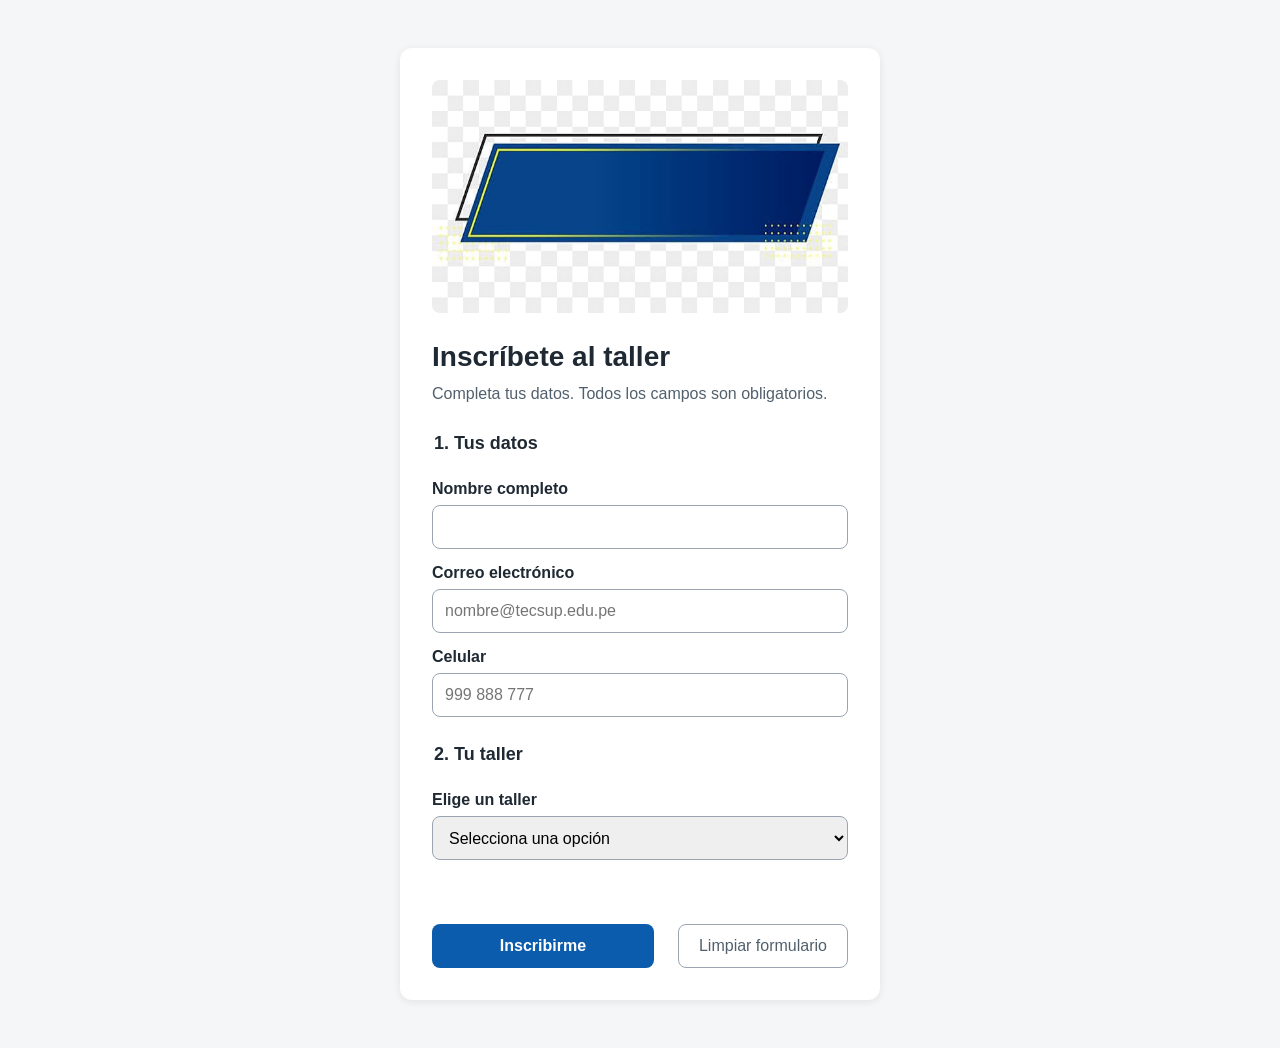
<file: index.html>
<!DOCTYPE html> 
<html lang="es"> 
<head> 
 <meta charset="UTF-8"> 
 <meta name="viewport" content="width=device-width, initial-scale=1.0"> 
 <title>Inscripción al taller</title> 
 <link rel="stylesheet" href="estilos.css"> 
</head> 
<body> 
 <main class="tarjeta"> 
 <img src="img/banner.png" alt="Estudiantes programando en el laboratorio">  <h1>Inscríbete al taller</h1> 
 <p class="ayuda">Completa tus datos. Todos los campos son obligatorios.</p> 
 <form id="formulario" novalidate> 
 <fieldset> 
 <legend>1. Tus datos</legend> 
 <label for="nombre">Nombre completo</label> 
 <input id="nombre" type="text" autocomplete="name" required> 
 <label for="correo">Correo electrónico</label> 
 <input id="correo" type="email" autocomplete="email" 
 placeholder="nombre@tecsup.edu.pe" required> 
 <label for="telefono">Celular</label> 
 <input id="telefono" type="tel" placeholder="999 888 777" required>  </fieldset> 
 <fieldset> 
 <legend>2. Tu taller</legend> 
 <label for="taller">Elige un taller</label> 
 <select id="taller" required> 
 <option value="">Selecciona una opción</option> 
 <optgroup label="Control de versiones"> 
 <option>Git</option> <option>GitHub</option> <option>Markdown</option>  </optgroup> 
 <optgroup label="Desarrollo web"> 
 <option>HTML</option> <option>CSS</option> <option>JavaScript</option>  <option>React</option> <option>Node.js</option> <option>APIs</option>  </optgroup> 
 <optgroup label="Diseño y calidad"> 
 <option>Figma</option> <option>Accesibilidad</option> <option>Testing</option>
</optgroup> 
</select> 
</fieldset> 
<p id="mensaje" class="mensaje" role="status"></p> 
<div class="acciones"> 
<button type="submit" class="boton-principal">Inscribirme</button>  <button type="reset" class="boton-secundario">Limpiar formulario</button>  </div> 
</form> 
</main> 
<script src="app.js"></script> 
</body> 
</html>
</file>
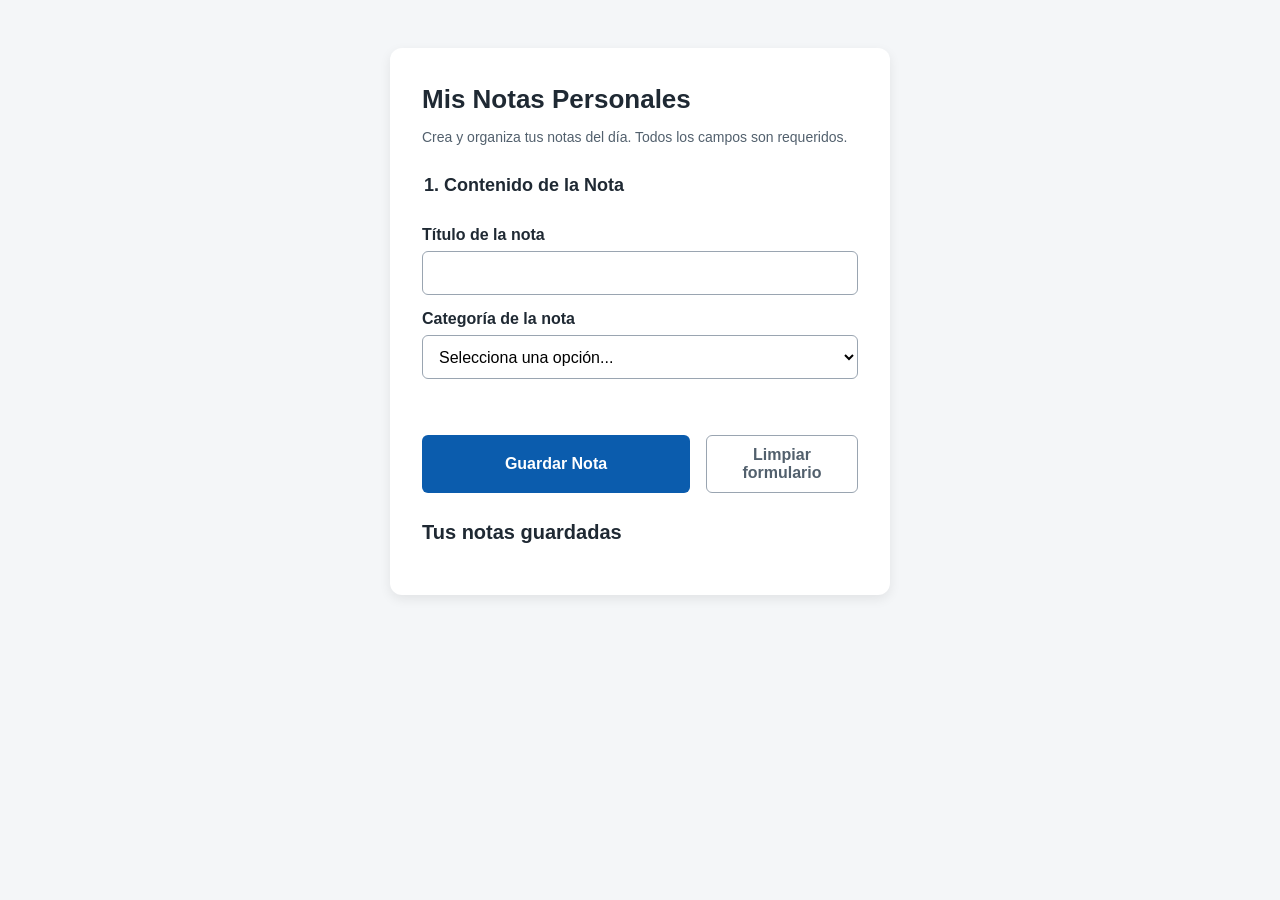
<file: docs/index.html>
<!DOCTYPE html>
<html lang="es">
<head>
    <meta charset="UTF-8">
    <meta name="viewport" content="width=device-width, initial-scale=1.0">
    <title>App Notas - Rediseño UX/UI</title>
    <link rel="stylesheet" href="/docs/estilos.css">
</head>
<body>
    <main class="tarjeta">
        <h1>Mis Notas Personales</h1>
        <p class="ayuda">Crea y organiza tus notas del día. Todos los campos son requeridos.</p>
        
        <form id="formulario-notas" novalidate>
            <fieldset>
                <legend>1. Contenido de la Nota</legend>
                
                <label for="titulo-nota">Título de la nota</label>
                <input id="titulo-nota" type="text" autocomplete="off" required>
                
                <label for="categoria-nota">Categoría de la nota</label>
                <select id="categoria-nota" required>
                    <option value="">Selecciona una opción...</option>
                    <optgroup label="Área Académica">
                        <option value="Estudios">Estudios</option>
                        <option value="Laboratorios">Laboratorios</option>
                    </optgroup>
                    <optgroup label="Área Personal">
                        <option value="Trabajo">Trabajo</option>
                        <option value="Pendientes">Pendientes</option>
                    </optgroup>
                </select>
            </fieldset>

            <p id="mensaje-estado" class="mensaje" role="status"></p>

            <div class="acciones">
                <button type="submit" class="boton-principal">Guardar Nota</button>
                <button type="reset" class="boton-secundario">Limpiar formulario</button>
            </div>
        </form>

        <section class="lista-notas-contenedor">
            <h2>Tus notas guardadas</h2>
            <ul id="lista-notes"></ul>
        </section>
    </main>
    <script src="./app.js"></script>
</body>
</html>
</file>
<file: estilos.css>
:root { 
    --color-primario: #0b5cad; 
    --color-texto: #1f2933; 
    --color-suave: #52606d; 
    --color-borde: #9aa5b1; 
    --color-fondo: #f4f6f8; 
    --color-error: #b42318; 
    --color-exito: #067647; 
    --espacio: 16px; 
   } 
   * { box-sizing: border-box; } 
   body { 
    margin: 0; 
    padding: var(--espacio); 
    font-family: Arial, Helvetica, sans-serif; 
    font-size: 16px; 
    line-height: 1.5; 
    color: var(--color-texto); 
    background: var(--color-fondo); 
   } 
   .tarjeta { 
    max-width: 480px; 
    margin: 32px auto; 
    padding: 32px; 
    background: #ffffff; 
    border-radius: 12px; 
    box-shadow: 0 2px 8px rgba(0, 0, 0, 0.08); 
   } 
   .tarjeta img { width: 100%; border-radius: 8px; } 
   h1 { font-size: 28px; margin: 16px 0 4px; } 
   .ayuda { color: var(--color-suave); margin: 0 0 24px; } 
   fieldset { border: none; padding: 0; margin: 0 0 24px; } 
   legend { font-size: 18px; font-weight: bold; margin-bottom: 8px; } 
   label { display: block; font-weight: bold; margin: 12px 0 4px; } 
   input, select {
    width: 100%; 
 min-height: 44px; 
 padding: 8px 12px; 
 font-size: 16px; 
 border: 1px solid var(--color-borde); 
 border-radius: 8px; 
} 
.validado input:invalid, 
.validado select:invalid { border: 2px solid var(--color-error); } 
.acciones { display: flex; gap: 24px; flex-wrap: wrap; } 
button { 
 min-height: 44px; 
 padding: 10px 20px; 
 font-size: 16px; 
 border-radius: 8px; 
 cursor: pointer; 
} 
.boton-principal { 
 flex: 1; 
 background: var(--color-primario); 
 color: #ffffff; 
 border: none; 
 font-weight: bold; 
} 
.boton-principal:disabled { opacity: 0.6; cursor: wait; } 
.boton-secundario { 
 background: transparent; 
 color: var(--color-suave); 
 border: 1px solid var(--color-borde); 
} 
:focus-visible { outline: 3px solid #f59e0b; outline-offset: 2px; } 
.mensaje { min-height: 24px; font-weight: bold; } 
.mensaje.error { color: var(--color-error); } 
.mensaje.exito { color: var(--color-exito); } 
.mensaje.info { color: var(--color-primario); }
</file>
<file: docs/estilos.css>
:root {
    --color-primario: #0b5cad;
    --color-texto: #1f2933;       
    --color-suave: #52606d;
    --color-borde: #9aa5b1;
    --color-fondo: #f4f6f8;
    --color-error: #b42318;
    --color-exito: #067647;
    --espacio: 16px;
}

* { box-sizing: border-box; }

body {
    margin: 0;
    padding: var(--espacio);
    font-family: Arial, Helvetica, sans-serif;
    font-size: 16px;
    line-height: 1.5;
    color: var(--color-texto);
    background: var(--color-fondo);
}

.tarjeta {
    max-width: 500px;
    margin: 32px auto;
    padding: 32px;
    background: #ffffff;
    border-radius: 12px;
    box-shadow: 0 4px 12px rgba(0, 0, 0, 0.08);
}

h1 { font-size: 26px; margin: 0 0 8px 0; }
h2 { font-size: 20px; margin: 24px 0 12px 0; }
.ayuda { color: var(--color-suave); margin: 0 0 24px 0; font-size: 14px; }

fieldset { border: none; padding: 0; margin: 0 0 20px 0; }
legend { font-size: 18px; font-weight: bold; margin-bottom: 12px; }
label { display: block; font-weight: bold; margin: 12px 0 4px 0; }

input, select {
    width: 100%;
    min-height: 44px;            
    padding: 8px 12px;
    font-size: 16px;
    border: 1px solid var(--color-borde);
    border-radius: 6px;
    background-color: #fff;
}

.validado input:invalid,
.validado select:invalid { 
    border: 2px solid var(--color-error); 
}

.acciones { 
    display: flex; 
    gap: 16px;                    
    margin-bottom: 24px;
}

button {
    min-height: 44px;            
    padding: 10px 16px;
    font-size: 16px;
    border-radius: 6px;
    cursor: pointer;
    font-weight: bold;
}

.boton-principal {
    flex: 2;
    background: var(--color-primario);
    color: #ffffff;
    border: none;
}

.boton-secundario {
    flex: 1;
    background: transparent;
    color: var(--color-suave);
    border: 1px solid var(--color-borde);
}

:focus-visible {
    outline: 3px solid #f59e0b;
    outline-offset: 2px;
}

.mensaje { min-height: 24px; font-weight: bold; margin: 12px 0; }
.mensaje.error { color: var(--color-error); }
.mensaje.exito { color: var(--color-exito); }

#lista-notes { padding-left: 20px; }
.nota-item {
    display: flex;
    justify-content: space-between;
    align-items: center;
    padding: 8px 0;
    border-bottom: 1px solid #eee;
}
.btn-eliminar {
    background: none;
    border: none;
    color: var(--color-error);
    cursor: pointer;
    min-height: 44px;
    font-size: 14px;
    font-weight: bold;
}
</file>
